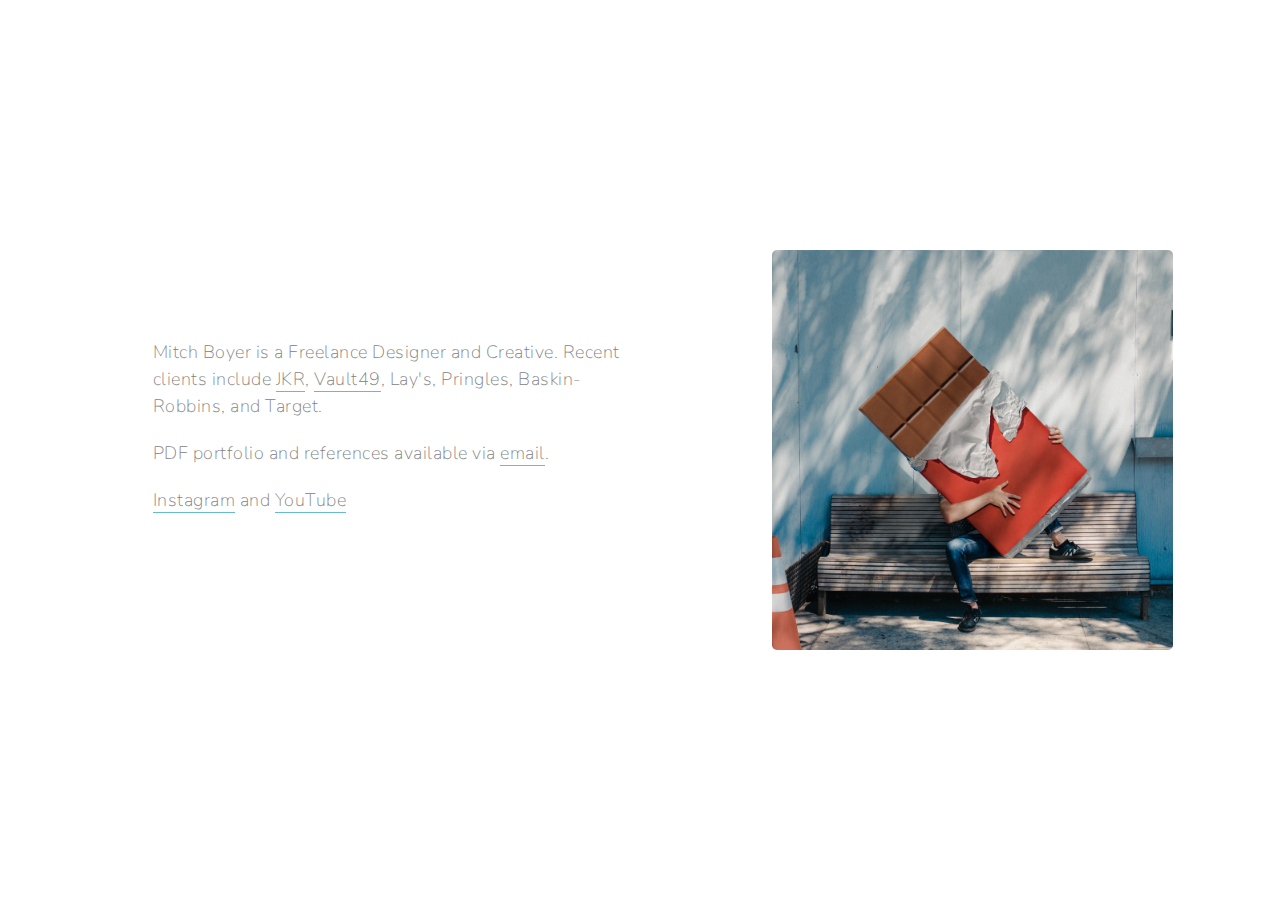
<file: index.html>
<!DOCTYPE html>
<html lang="en">
  <head>
    <meta charset="utf-8">
    <meta name="viewport" content="width=device-width, initial-scale=1, shrink-to-fit=no">
    <meta name="description" content="Mitch Boyer is a Brooklyn-based food and product retoucher. His debut picture book, Vivian the Dog Moves to the Big City was published by HarperCollins in 2017.">
    <meta name="author" content="Mitch Boyer">

    <title>Mitch Boyer</title>

    <!-- Bootstrap core CSS -->
    <link href="vendor/bootstrap/css/bootstrap.min.css" rel="stylesheet">

    <!-- Custom fonts for this template -->
    <link rel="stylesheet" href="vendor/font-awesome/css/font-awesome.min.css">
    <link href="https://fonts.googleapis.com/css?family=Nunito:200" rel="stylesheet">

    <!-- Custom styles for this template -->
    <link href="css/new-age.css" rel="stylesheet">

    <!-- GA -->
    <script>
      (function(i,s,o,g,r,a,m){i['GoogleAnalyticsObject']=r;i[r]=i[r]||function(){
      (i[r].q=i[r].q||[]).push(arguments)},i[r].l=1*new Date();a=s.createElement(o),
      m=s.getElementsByTagName(o)[0];a.async=1;a.src=g;m.parentNode.insertBefore(a,m)
      })(window,document,'script','https://www.google-analytics.com/analytics.js','ga');

      ga('create', 'UA-44149709-2', 'auto');
      ga('send', 'pageview');
    </script>
    
    <!-- TradeDoubler site verification 3047553 -->

  </head>

  <body id="page-top">

    <header class="masthead">
      <div class="container h-100">
        <div class="row h-100">
          <div class="col-lg-7 my-auto">
            <div class="header-content mx-auto">
              <h1 class="mb-5">
                <p>
                  Mitch Boyer is a Freelance Designer and Creative. Recent clients include <a href="https://www.jkrglobal.com/" target="_blank">JKR</a>, <a href="https://www.vault49.com/" target="_blank">Vault49</a>, Lay's, Pringles, Baskin-Robbins, and Target.
                </p>
                <p>
                  PDF portfolio and references available via <a href="mailto:mitch@mitchboyer.com?subject=Portfolio Request">email</a>.
                </p>
                <p>
                  <a href="https://www.instagram.com/mitchwayneboyer/" target="_blank">Instagram</a> and <a href="https://youtube.com/mitchboyer/" target="_blank">YouTube</a>
                </p>
              
              </h1>
   
            </div>
          </div>
          <div class="col-lg-5 my-auto">
            <img src="img/chocolate-bar-mitch-boyer.jpg" class="mb-img-fluid" alt="">
          </div>
        </div>
      </div>
    </header>


    <!-- <footer>
      <div class="container">
        <a href="https://startbootstrap.com/" target="_blank">
          <p>Adapted from Start Bootstrap Theme</p>
        </a>
      </div>
    </footer> -->

    <!-- Bootstrap core JavaScript -->
    <script src="vendor/jquery/jquery.min.js"></script>
    <script src="vendor/bootstrap/js/bootstrap.bundle.min.js"></script>

    <!-- Plugin JavaScript -->
    <script src="vendor/jquery-easing/jquery.easing.min.js"></script>

    <!-- Custom scripts for this template -->
    <script src="js/new-age.min.js"></script>
    
  </body>
</html>
</file>
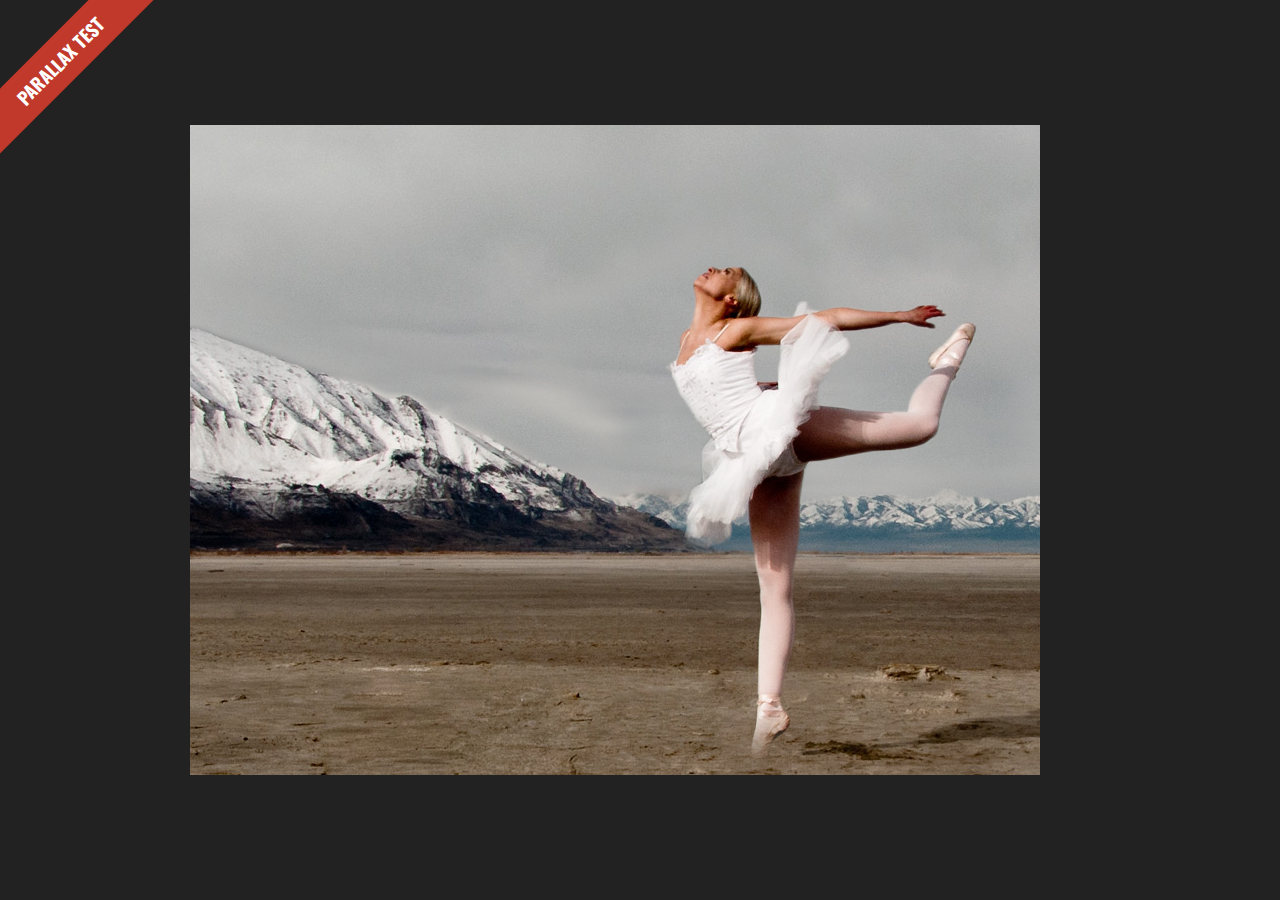
<file: paralax-test/index.html>
<!DOCTYPE html>
<html>
<head>

	<meta charset="utf-8">

	<title>Paralax.js Test</title>

	<!-- Behavioral Meta Data -->
	<meta name="apple-mobile-web-app-capable" content="yes">

	<!-- Styles -->
	<link rel="stylesheet" type="text/css" href="styles/styles.css"/>
	<meta name="viewport" />

</head>
<body>

	<div id="title"><h1>PARALLAX TEST</h1></div>
	<div class="outer">
		<div class="middle">
			<div class="wrapper">
				<div class="container">
					<ul id="scene" class="scene">
						<li class="layer" data-depth="0.00" style="z-index:0;"><img src="images/sky.png"></li>
						<li class="layer" data-depth="0.05" style="z-index:10;"><img src="images/background-mountains.png"></li>
						<li class="layer" data-depth="0.10" style="z-index:20;"><img src="images/foreground-mountain.png"></li>
						<li class="layer" data-depth="0.30" style="z-index:30;"><img src="images/floor-2.png"></li>
						<li class="layer" data-depth="0.40" style="z-index:40;"><img src="images/floor-1.png"></li>
						<li class="layer" data-depth="0.50" style="z-index:50;"><img src="images/ballerina.png"></li>
						<li class="layer" data-depth="0.50" style="z-index:60;"><img src="images/floor-0.png"></li>
					</ul>
				</div>
			</div>
		</div>
	</div>

	<!-- Scripts -->
	<script src="scripts/parallax.js"></script>
	<script>

	var scene = document.getElementById('scene');
	var parallax = new Parallax(scene);

	</script>

</body>
</html>
</file>
<file: paralax-test/styles/styles.css>
@import url(http://fonts.googleapis.com/css?family=Oswald:400);

body {
  font-family: 'Oswald', sans-serif;
  height: 100%;
  margin: 0;
  background-color: #222;
}

#title {
  position: absolute;
  background-color: #c0392b;
  color: white;
  padding: 10px;
  text-align: center;
  width: 200px;
  margin-top: 38px;
  margin-left: -50px;
  z-index: 1000;
  -webkit-transform: rotate(-45deg);
  -moz-transform: rotate(-45deg);
  -o-transform: rotate(-45deg);
  -ms-transform: rotate(-45deg);
  transform: rotate(-45deg);
}

#title h1 {
  margin: 0;
  padding: 0;
  font-style: normal;
  font-size: 18px;
}

.outer {
    display: table;
    position: absolute;
    height: 100%;
    width: 100%;
}

.middle {
    display: table-cell;
    vertical-align: middle;
}

.wrapper {
  width: 900px;
  height: 650px;
  margin: 0 auto;
  overflow: hidden;
}

.center {
  margin: 0 auto;
}

.container {
  width: 900px;
  height: 900px;
  margin-left: -50px;
  margin-top: -50px;
  overflow: hidden;
}

.scene {
  padding: 0;
  margin: 0 auto;
}

.expand-width {
  width: 100%;
}
</file>
<file: css/new-age.css>
/*!
 * Start Bootstrap - New Age v4.0.0-beta.2 (https://startbootstrap.com/template-overviews/new-age)
 * Copyright 2013-2017 Start Bootstrap
 * Licensed under MIT (https://github.com/BlackrockDigital/startbootstrap-new-age/blob/master/LICENSE)
 */
html,
body {
  width: 100%;
  height: 100%; }

body {
  font-family: 'Nunito', 'Helvetica', 'Arial', 'sans-serif'; }

a {
  color: #818181;
  -webkit-transition: all .35s;
  -moz-transition: all .35s;
  transition: all .35s; }
  a:hover, a:focus {
    text-decoration: none;
    color: #65bcd0; }

  h1 a {
    /*color: #65bcd0;*/
    border-bottom: 1px solid #65bcd0;;
  }

h1,
h2,
h3,
h4,
h5,
h6 {
  font-family: 'Nunito', 'Helvetica', 'Arial', 'sans-serif';
  font-weight: 100;
  letter-spacing: 0.5px;
 }

p {
  font-size: 18px;
  line-height: 1.5;
  margin-bottom: 20px; }

section {
  padding: 100px 0; }
  section h2 {
    font-size: 18px; }

header.masthead {
  position: relative;
  width: 100%;
  padding-top: 150px;
  padding-bottom: 100px;
  color: #818181;}
  header.masthead .header-content {
    max-width: 500px;
    margin-bottom: 100px;
    text-align: center; }
    header.masthead .header-content h1 {
      font-size: 30px; }
  header.masthead .device-container {
    max-width: 325px;
    margin-right: auto;
    margin-left: auto; }
    header.masthead .device-container .screen img {
      border-radius: 3px; }
  @media (min-width: 992px) {
    header.masthead {
      height: 100vh;
      min-height: 775px;
      padding-top: 0;
      padding-bottom: 0; }
      header.masthead .header-content {
        margin-bottom: 0;
        text-align: left; }
        header.masthead .header-content h1 {
          font-size: 50px;
         }
      header.masthead .device-container {
        max-width: 325px; } }


/* footer {
  padding: 25px 0;
  text-align: center;
  color: white;
  background-color: #65bcd0; }
  footer p {
    font-size: 12px;
    margin: 0; }
  footer a {
      color: rgba(255, 255, 255, 0.3);}
      footer a:hover, footer a:focus{
        rgba(255, 255, 255, 0.9);
      }
    }
  footer ul {
    margin-bottom: 0; }
    footer ul li a {
      font-size: 12px;
      color: rgba(255, 255, 255, 0.1); }
      footer ul li a:hover, footer ul li a:focus, footer ul li a:active, footer ul li a.active {
        text-decoration: none; } */

.text-primary {
  color: #818181; }

.no-gutter > [class*='col-'] {
  padding-right: 0;
  padding-left: 0; }

.mb-img-fluid {
  max-width:90%;
  height: auto;
  border-radius: 5px;
  margin: 0 5%;
}
</file>
